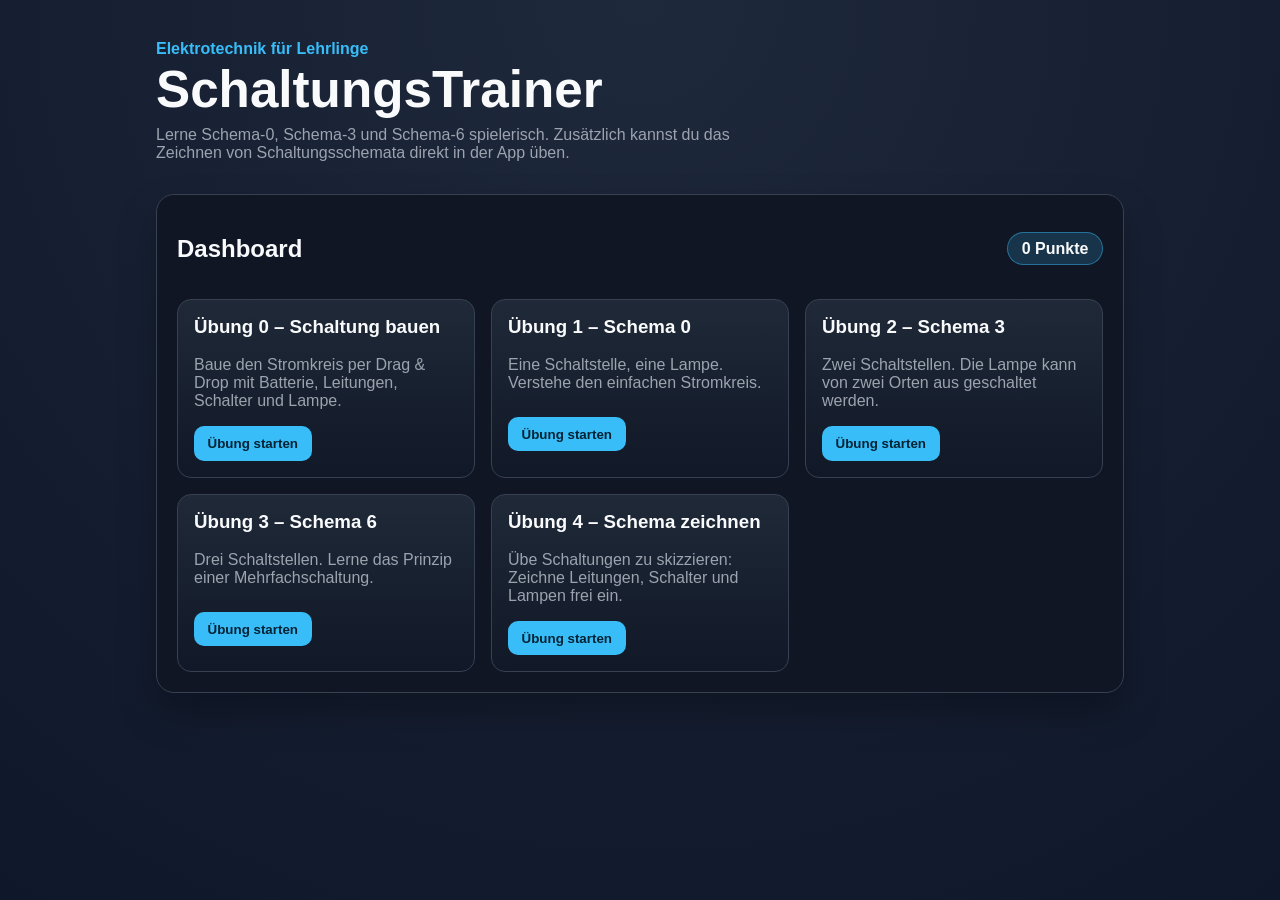
<file: pages/index.html>
<!doctype html>
<html lang="de">
  <head>
    <meta charset="UTF-8" />
    <meta name="viewport" content="width=device-width, initial-scale=1.0" />
    <title>SchaltungsTrainer – Dashboard</title>
    <link rel="stylesheet" href="../styles/main.css" />
  </head>
  <body>
    <header class="hero">
      <p class="hero-kicker">Elektrotechnik für Lehrlinge</p>
      <h1>SchaltungsTrainer</h1>
      <p class="hero-copy">
        Lerne Schema-0, Schema-3 und Schema-6 spielerisch. Zusätzlich kannst du das Zeichnen von
        Schaltungsschemata direkt in der App üben.
      </p>
    </header>

    <main class="layout">
      <section id="dashboard" class="panel active" aria-labelledby="dashboard-title">
        <div class="panel-head">
          <h2 id="dashboard-title">Dashboard</h2>
          <div class="score-pill" id="totalScore" aria-live="polite">0 Punkte</div>
        </div>

        <div class="exercise-grid">
          <article class="exercise-card">
            <h3>Übung 0 – Schaltung bauen</h3>
            <p>Baue den Stromkreis per Drag &amp; Drop mit Batterie, Leitungen, Schalter und Lampe.</p>
            <button class="start-button" data-open-exercise="builder">Übung starten</button>
          </article>

          <article class="exercise-card">
            <h3>Übung 1 – Schema 0</h3>
            <p>Eine Schaltstelle, eine Lampe. Verstehe den einfachen Stromkreis.</p>
            <button class="start-button" data-open-exercise="schema0">Übung starten</button>
          </article>

          <article class="exercise-card">
            <h3>Übung 2 – Schema 3</h3>
            <p>Zwei Schaltstellen. Die Lampe kann von zwei Orten aus geschaltet werden.</p>
            <button class="start-button" data-open-exercise="schema3">Übung starten</button>
          </article>

          <article class="exercise-card">
            <h3>Übung 3 – Schema 6</h3>
            <p>Drei Schaltstellen. Lerne das Prinzip einer Mehrfachschaltung.</p>
            <button class="start-button" data-open-exercise="schema6">Übung starten</button>
          </article>

          <article class="exercise-card">
            <h3>Übung 4 – Schema zeichnen</h3>
            <p>Übe Schaltungen zu skizzieren: Zeichne Leitungen, Schalter und Lampen frei ein.</p>
            <button class="start-button" data-open-exercise="draw">Übung starten</button>
          </article>
        </div>
      </section>

      <section id="exercise-builder" class="panel" aria-labelledby="builder-title">
        <div class="panel-head">
          <h2 id="builder-title">Schaltung zusammenbauen</h2>
          <button class="ghost" data-back>← Zurück zum Dashboard</button>
        </div>

        <p class="task" id="builderTask"></p>

        <div class="builder-layout">
          <div class="parts-box" aria-label="Bauteile">
            <h3>Bauteile</h3>
            <div class="parts-list" id="builderParts">
              <button class="part" id="part-battery" data-part="battery" draggable="true" type="button">
                Batterie
              </button>
              <button class="part" id="part-wireA" data-part="wireA" draggable="true" type="button">
                Leitung 1
              </button>
              <button class="part" id="part-switch" data-part="switch" draggable="true" type="button">
                Schalter
              </button>
              <button class="part" id="part-wireB" data-part="wireB" draggable="true" type="button">
                Leitung 2
              </button>
              <button class="part" id="part-lamp" data-part="lamp" draggable="true" type="button">
                Lampe
              </button>
            </div>
          </div>

          <div class="circuit-drop" aria-label="Schaltungsplatz">
            <div class="slot" data-slot="1" data-accept="battery">1. Energiequelle</div>
            <div class="slot" data-slot="2" data-accept="wireA">2. Leitung</div>
            <div class="slot" data-slot="3" data-accept="switch">3. Schalter</div>
            <div class="slot" data-slot="4" data-accept="wireB">4. Leitung</div>
            <div class="slot" data-slot="5" data-accept="lamp">5. Verbraucher</div>
          </div>
        </div>

        <div class="panel-actions">
          <button id="builderCheck" type="button">Stromkreis prüfen</button>
          <button id="builderReset" class="ghost" type="button">Neu starten</button>
          <span class="feedback" id="builderFeedback" aria-live="polite"></span>
        </div>
      </section>

      <section id="exercise-schema0" class="panel" aria-labelledby="schema0-title">
        <div class="panel-head">
          <h2 id="schema0-title">Schema-0-Schaltung</h2>
          <button class="ghost" data-back>← Zurück zum Dashboard</button>
        </div>

        <p class="task" id="schema0Task"></p>
        <div class="circuit">
          <button class="switch" id="schema0Switch" type="button" aria-live="polite"></button>
          <div class="wire"></div>
          <div class="lamp" id="schema0Lamp" aria-live="polite">AUS</div>
        </div>

        <div class="panel-actions">
          <button id="schema0Reset" class="ghost" type="button">Neu starten</button>
          <span class="feedback" id="schema0Feedback" aria-live="polite"></span>
        </div>
      </section>

      <section id="exercise-schema3" class="panel" aria-labelledby="schema3-title">
        <div class="panel-head">
          <h2 id="schema3-title">Schema-3-Schaltung</h2>
          <button class="ghost" data-back>← Zurück zum Dashboard</button>
        </div>

        <p class="task" id="schema3Task"></p>
        <div class="circuit">
          <button class="switch" id="schema3SwitchA" type="button"></button>
          <div class="wire"></div>
          <button class="switch" id="schema3SwitchB" type="button"></button>
          <div class="wire"></div>
          <div class="lamp" id="schema3Lamp" aria-live="polite">AUS</div>
        </div>

        <div class="panel-actions">
          <button id="schema3Reset" class="ghost" type="button">Neu starten</button>
          <span class="feedback" id="schema3Feedback" aria-live="polite"></span>
        </div>
      </section>

      <section id="exercise-schema6" class="panel" aria-labelledby="schema6-title">
        <div class="panel-head">
          <h2 id="schema6-title">Schema-6-Schaltung</h2>
          <button class="ghost" data-back>← Zurück zum Dashboard</button>
        </div>

        <p class="task" id="schema6Task"></p>
        <div class="circuit">
          <button class="switch" id="schema6SwitchA" type="button"></button>
          <div class="wire"></div>
          <button class="switch" id="schema6SwitchB" type="button"></button>
          <div class="wire"></div>
          <button class="switch" id="schema6SwitchC" type="button"></button>
          <div class="wire"></div>
          <div class="lamp" id="schema6Lamp" aria-live="polite">AUS</div>
        </div>

        <div class="panel-actions">
          <button id="schema6Reset" class="ghost" type="button">Neu starten</button>
          <span class="feedback" id="schema6Feedback" aria-live="polite"></span>
        </div>
      </section>

      <section id="exercise-draw" class="panel" aria-labelledby="draw-title">
        <div class="panel-head">
          <h2 id="draw-title">Schema zeichnen</h2>
          <button class="ghost" data-back>← Zurück zum Dashboard</button>
        </div>

        <p class="task">
          Aufgabe: Zeichne ein einfaches Schaltungsschema mit Energiequelle, Schalter und Lampe.
          Nutze danach «Zurück zum Dashboard», um eine weitere Übung zu starten.
        </p>

        <div class="draw-board-wrap">
          <canvas
            id="drawCanvas"
            class="draw-canvas"
            width="900"
            height="460"
            aria-label="Zeichenfläche für Schaltungsschema"
          ></canvas>
        </div>

        <div class="panel-actions">
          <button id="drawClear" class="ghost" type="button">Zeichnung löschen</button>
          <span class="feedback" id="drawFeedback" aria-live="polite"></span>
        </div>
      </section>
    </main>

    <script src="../scripts/app.js"></script>
  </body>
</html>
</file>
<file: styles/main.css>
:root {
  --bg: #0f172a;
  --panel: #111827;
  --card: #1f2937;
  --text: #f9fafb;
  --muted: #9ca3af;
  --accent: #38bdf8;
  --accent-strong: #0ea5e9;
  --success: #22c55e;
  --warning: #f59e0b;
}

* {
  box-sizing: border-box;
}

body {
  margin: 0;
  min-height: 100vh;
  font-family: "Inter", "Segoe UI", sans-serif;
  background: radial-gradient(circle at top, #1e293b, var(--bg));
  color: var(--text);
}

.hero {
  max-width: 1000px;
  margin: 0 auto;
  padding: 2.5rem 1rem 1rem;
}

.hero-kicker {
  color: var(--accent);
  margin: 0;
  font-weight: 700;
}

.hero h1 {
  margin: 0.15rem 0 0.4rem;
  font-size: clamp(2rem, 5vw, 3.2rem);
}

.hero-copy {
  margin: 0;
  max-width: 70ch;
  color: var(--muted);
}

.layout {
  max-width: 1000px;
  margin: 0 auto;
  padding: 1rem;
}

.panel {
  display: none;
  background: color-mix(in srgb, var(--panel) 92%, black);
  border: 1px solid #374151;
  border-radius: 18px;
  padding: 1.25rem;
  box-shadow: 0 20px 38px rgb(0 0 0 / 28%);
}

.panel.active {
  display: block;
}

.panel-head {
  display: flex;
  gap: 1rem;
  justify-content: space-between;
  align-items: center;
  flex-wrap: wrap;
}

.score-pill {
  border-radius: 999px;
  background: rgb(56 189 248 / 18%);
  border: 1px solid rgb(56 189 248 / 45%);
  padding: 0.4rem 0.85rem;
  font-weight: 700;
}

.exercise-grid {
  margin-top: 1rem;
  display: grid;
  gap: 1rem;
  grid-template-columns: repeat(auto-fit, minmax(220px, 1fr));
}

.exercise-card {
  background: linear-gradient(180deg, #1f2937, #111827);
  border: 1px solid #374151;
  border-radius: 14px;
  padding: 1rem;
}

.exercise-card h3 {
  margin-top: 0;
}

.exercise-card p {
  color: var(--muted);
  min-height: 2.8rem;
}

.builder-layout {
  display: grid;
  gap: 1rem;
  grid-template-columns: minmax(180px, 240px) 1fr;
}

.parts-box,
.circuit-drop {
  background: #0b1220;
  border: 1px solid #374151;
  border-radius: 14px;
  padding: 1rem;
}

.parts-box h3 {
  margin-top: 0;
  font-size: 1rem;
}

.parts-list {
  display: grid;
  gap: 0.5rem;
}

.part {
  border: 1px dashed #4b5563;
  background: #1f2937;
  color: var(--text);
  text-align: left;
}

.part.dragging {
  opacity: 0.6;
}

.part.used {
  opacity: 0.35;
  cursor: not-allowed;
}

.circuit-drop {
  display: grid;
  gap: 0.7rem;
}

.slot {
  min-height: 54px;
  border: 1px dashed #4b5563;
  border-radius: 10px;
  display: flex;
  align-items: center;
  padding: 0.75rem;
  color: #d1d5db;
  background: rgb(15 23 42 / 30%);
}

.slot.ready {
  border-color: var(--accent);
}

.slot.filled {
  border-style: solid;
  border-color: #22c55e;
  color: #86efac;
}

.slot.incorrect {
  border-color: #ef4444;
  color: #fca5a5;
}

button {
  border: 0;
  border-radius: 10px;
  background: var(--accent);
  color: #032233;
  font-weight: 700;
  padding: 0.6rem 0.85rem;
  cursor: pointer;
}

button:hover {
  background: var(--accent-strong);
}

.ghost {
  color: var(--text);
  background: transparent;
  border: 1px solid #4b5563;
}

.task {
  color: #d1d5db;
  margin: 1rem 0;
}

.circuit {
  display: flex;
  gap: 0.7rem;
  align-items: center;
  flex-wrap: wrap;
  background: #0b1220;
  border: 1px solid #374151;
  border-radius: 14px;
  padding: 1rem;
}

.draw-board-wrap {
  background:
    linear-gradient(rgb(148 163 184 / 13%) 1px, transparent 1px),
    linear-gradient(90deg, rgb(148 163 184 / 13%) 1px, transparent 1px),
    #0b1220;
  background-size: 30px 30px, 30px 30px, auto;
  border: 1px solid #374151;
  border-radius: 14px;
  padding: 0.75rem;
}

.draw-canvas {
  width: 100%;
  max-width: 100%;
  display: block;
  border-radius: 10px;
  background: rgb(15 23 42 / 70%);
  border: 1px solid #4b5563;
  cursor: crosshair;
}

.switch {
  min-width: 110px;
  background: #1f2937;
  color: var(--text);
  border: 1px solid #4b5563;
}

.switch.on {
  border-color: var(--success);
  color: #bbf7d0;
}

.wire {
  height: 6px;
  width: 42px;
  background: linear-gradient(90deg, #9ca3af, #6b7280);
  border-radius: 999px;
}

.lamp {
  width: 88px;
  height: 88px;
  border-radius: 999px;
  display: grid;
  place-items: center;
  font-weight: 800;
  border: 2px solid #4b5563;
  background: #111827;
  color: #93c5fd;
}

.lamp.on {
  color: #3f2b00;
  border-color: #fbbf24;
  background: radial-gradient(circle, #fde047, #f59e0b);
  box-shadow: 0 0 28px rgb(250 204 21 / 55%);
}

.panel-actions {
  display: flex;
  gap: 0.8rem;
  margin-top: 1rem;
  align-items: center;
  flex-wrap: wrap;
}

.feedback {
  color: var(--warning);
  min-height: 1.4rem;
  font-weight: 600;
}

.feedback.success {
  color: #86efac;
}

@media (max-width: 640px) {
  .builder-layout {
    grid-template-columns: 1fr;
  }

  .wire {
    display: none;
  }

  .switch {
    min-width: 96px;
  }
}
</file>
